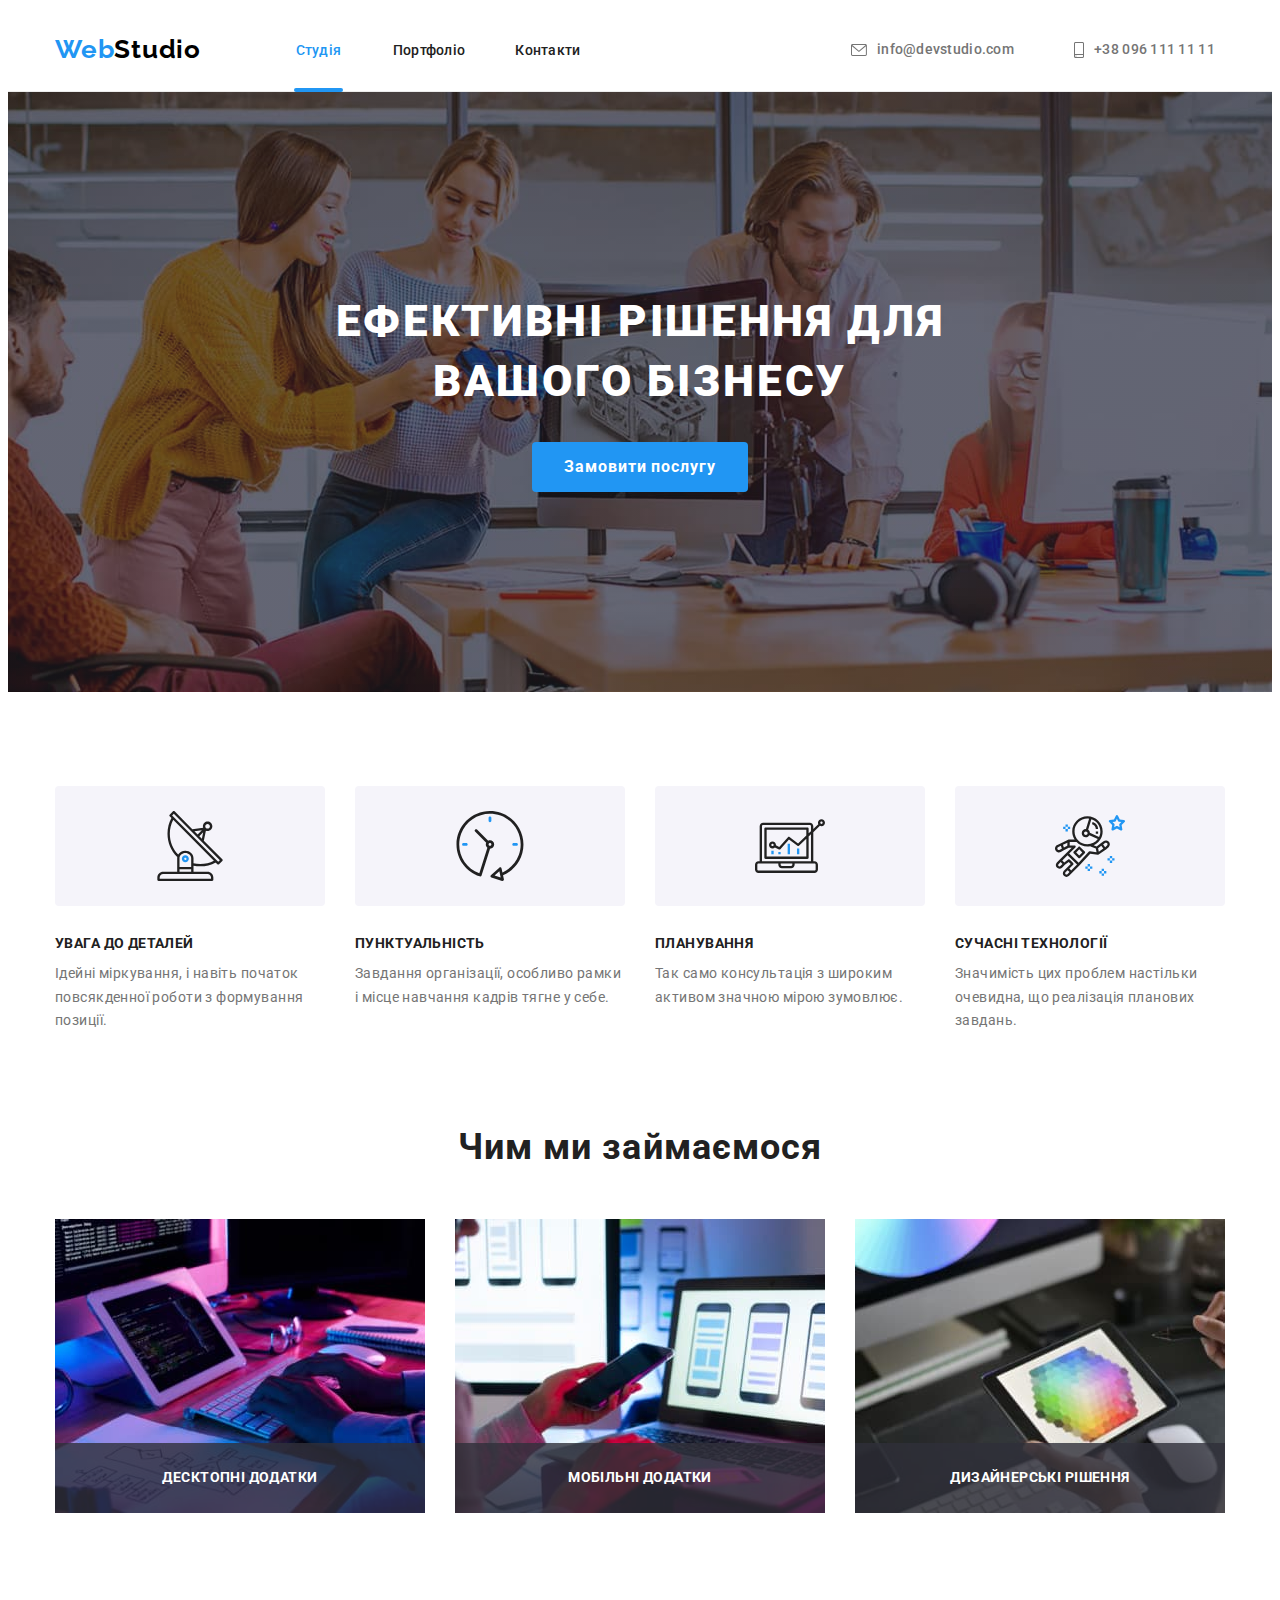
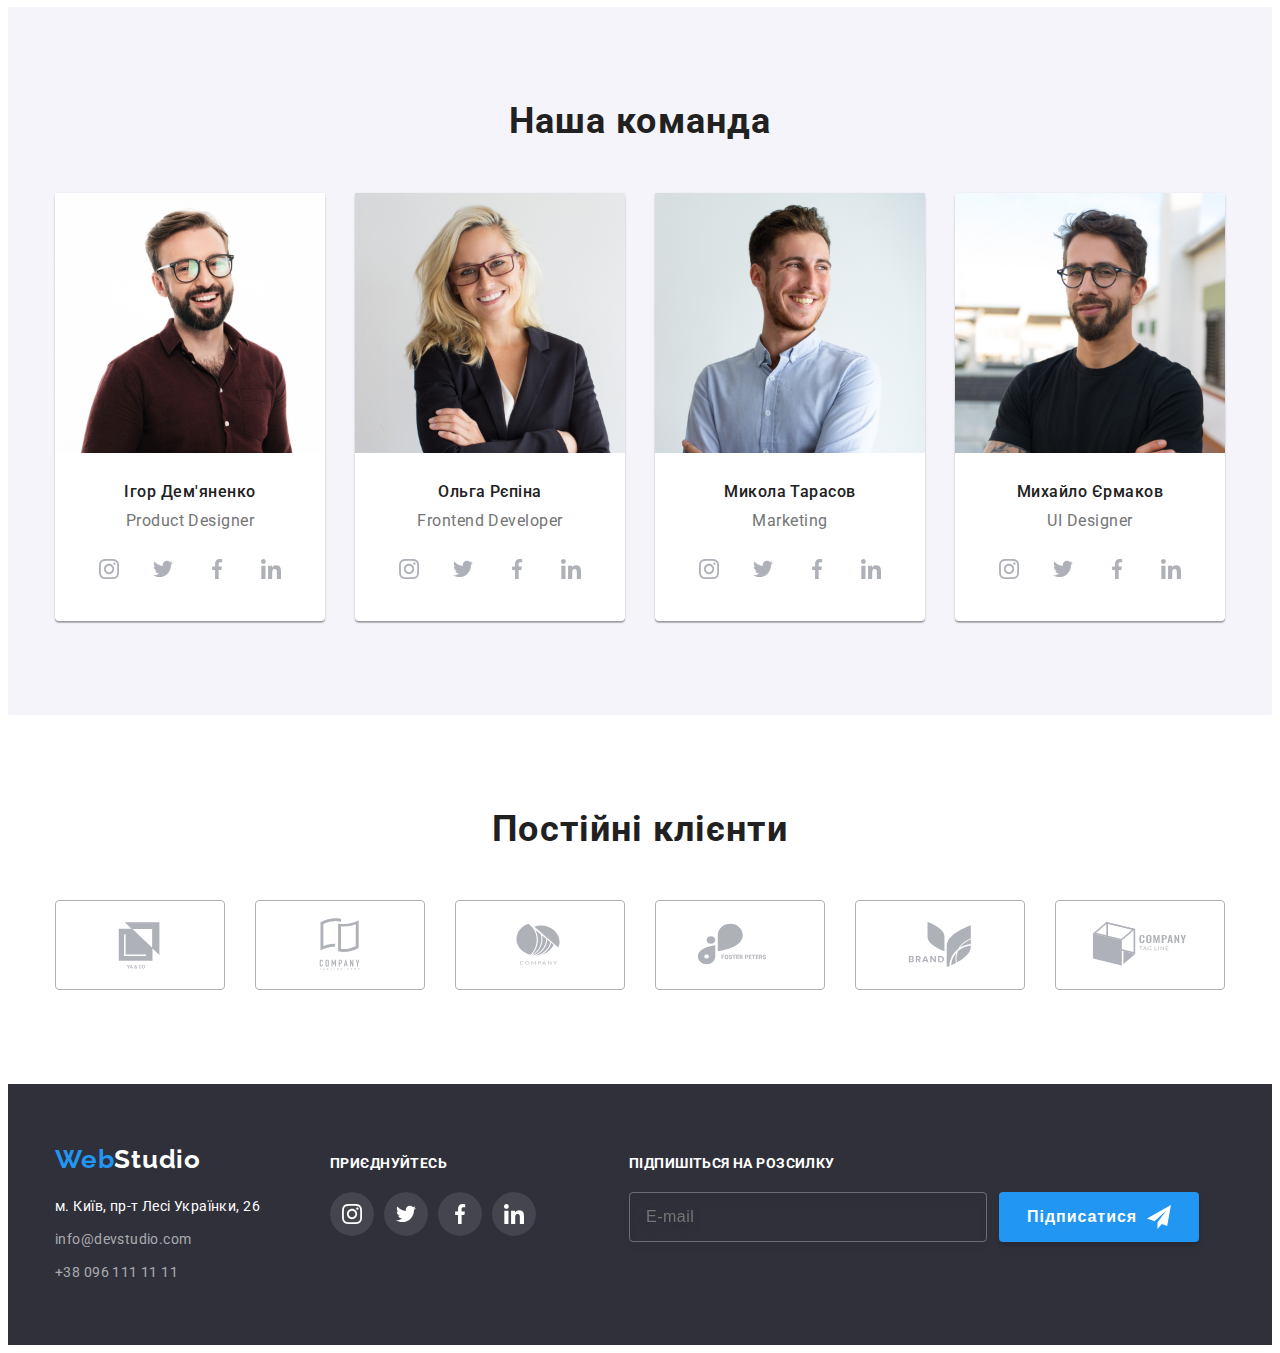
<file: index.html>
<!DOCTYPE html>
<html lang="en">
  <head>
    <meta charset="UTF-8" />
    <meta http-equiv="X-UA-Compatible" content="IE=edge" />
    <meta name="viewport" content="width=device-width, initial-scale=1.0" />
    <title>WebStudio</title>
    <link rel="preconnect" href="https://fonts.googleapis.com" />
    <link rel="preconnect" href="https://fonts.gstatic.com" crossorigin />
    <link
      href="https://fonts.googleapis.com/css2?family=Raleway:wght@700&family=Roboto:wght@400;500;700;900&display=swap"
      rel="stylesheet"
    />
    <link
      rel="stylesheet"
      href="https://cdnjs.cloudflare.com/ajax/libs/modern-normalize/1.1.0/modern-normalize.min.css"
      integrity="sha512-wpPYUAdjBVSE4KJnH1VR1HeZfpl1ub8YT/NKx4PuQ5NmX2tKuGu6U/JRp5y+Y8XG2tV+wKQpNHVUX03MfMFn9Q=="
      crossorigin="anonymous"
      referrerpolicy="no-referrer"
    />
    <link rel="stylesheet" href="./css/main.min.css" />
    <!-- <link rel="stylesheet" href="./css/styles.css" /> -->
  </head>
  <body class="body">
    <header class="header">
      <div class="container container-header">
        <a class="logo" href="index.html">
          <span class="logo__part">Web</span>Studio
        </a>
        <nav class="navigation">
          <ul class="navigation__list">
            <li class="navigation__item">
              <a class="navigation__link current" href="index.html">Студія</a>
            </li>
            <li class="navigation__item">
              <a class="navigation__link" href="portfolio.html">Портфоліо</a>
            </li>
            <li class="navigation__item">
              <a class="navigation__link" href="">Контакти</a>
            </li>
          </ul>
        </nav>
        <ul class="contact-header">
          <li class="contact-header__item">
            <a class="contact-header__link" href="mailto:info@devstudio.com"
              ><svg class="contact-header__icon" width="16" height="12">
                <use href="./img/symbol-defs.svg#icon-envelope"></use>
              </svg>info@devstudio.com</a
            >
          </li>
          <li class="contact-header__item">
            <a class="contact-header__link" href="tel:+380961111111"
              ><svg class="contact-header__icon" width="10" height="16">
                <use href="./img/symbol-defs.svg#icon-smartphone"></use>
              </svg>+38 096 111 11 11</a
            >
          </li>
        </ul>
      </div>
    </header>

    <main class="main">
      <section class="hero">
        <div class="container hero-container">
          <h1 class="hero-container__tagline">Ефективні рішення для вашого бізнесу</h1>
          <button class="hero-container__btn" data-modal-open type="button">Замовити послугу</button>
        </div>
      </section>

      <section class="peculiarities">
        <div class="container container-peculiarities">
          <ul class="peculiarities__list">
            <li class="peculiarities__item">
              <div class="peculiarities__icon">
                <svg width="70" height="70">
                  <use href="./img/symbol-defs.svg#icon-antenna"></use>
                </svg>
              </div>
              <h3 class="peculiarities__content">УВАГА ДО ДЕТАЛЕЙ</h3>
              <p class="peculiarities__description">
                Ідейні міркування, і навіть початок повсякденної роботи з
                формування позиції.
              </p>
            </li>
            <li class="peculiarities__item">
              <div class="peculiarities__icon">
                <svg width="70" height="70">
                  <use href="./img/symbol-defs.svg#icon-clock"></use>
                </svg>
              </div>
              <h3 class="peculiarities__content">ПУНКТУАЛЬНІСТЬ</h3>
              <p class="peculiarities__description">
                Завдання організації, особливо рамки і місце навчання кадрів
                тягне у себе.
              </p>
            </li>
            <li class="peculiarities__item">
              <div class="peculiarities__icon">
                <svg width="70" height="70">
                  <use href="./img/symbol-defs.svg#icon-diagram"></use>
                </svg>
              </div>
              <h3 class="peculiarities__content">ПЛАНУВАННЯ</h3>
              <p class="peculiarities__description">
                Так само консультація з широким активом значною мірою зумовлює.
              </p>
            </li>
            <li class="peculiarities__item">
              <div class="peculiarities__icon">
                <svg width="70" height="70">
                  <use href="./img/symbol-defs.svg#icon-astronaut"></use>
                </svg>
              </div>
              <h3 class="peculiarities__content">СУЧАСНІ ТЕХНОЛОГІЇ</h3>
              <p class="peculiarities__description">
                Значимість цих проблем настільки очевидна, що реалізація
                планових завдань.
              </p>
            </li>
          </ul>
        </div>
      </section>

      <section class="activity">
        <div class="container container-activity">
          <h2 class="activity__text">Чим ми займаємося</h2>
          <ul class="activity__list">
            <li class="activity__item">
              <img
                class="activity__img"
                src="./img/img.jpg"
                alt="Десктопні додатки"
                width="370"
              />
              <div class="activity__backdrop">
                <p class="activity__discription">Десктопні додатки</p>
              </div>
            </li>
            <li class="activity__item">
              <img
                class="activity__img"
                src="./img/img1.jpg"
                alt="Работа с графикой"
                width="370"
              />
              <div class="activity__backdrop">
                <p class="activity__discription">Мобільні додатки</p>
              </div>
            </li>
            <li class="activity__item">
              <img
                class="activity__img"
                src="./img/img2.jpg"
                alt="Работа с графикой"
                width="370"
              />
              <div class="activity__backdrop">
                <p class="activity__discription">Дизайнерські рішення</p>
              </div>
            </li>
          </ul>
        </div>
      </section>

      <section class="team">
        <div class="container container-team">
          <h2 class="team__tagline">Наша команда</h2>
          <ul class="team__list">
            <li class="team__item">
              <img
                class="team__img"
                src="./img/photo1.jpg"
                alt="Фото сотрудника"
                width="270"
              />
              <div class="team__member">
                <h3 class="team__name">Ігор Дем'яненко</h3>
                <p class="team__activity">Product Designer</p>
                <ul class="team__soc-list">
                  <li class="team__soc-item">
                    <a class="team__soc-link" href="">
                      <svg class="team__soc-icon" width="20" height="20">
                        <use href="./img/symbol-defs.svg#icon-instagram"></use>
                      </svg>
                    </a>
                  </li>
                  <li class="team__soc-item">
                    <a class="team__soc-link" href="">
                      <svg class="team__soc-icon" width="20" height="20">
                        <use href="./img/symbol-defs.svg#icon-twitter"></use>
                      </svg>
                    </a>
                  </li>
                  <li class="team__soc-item">
                    <a class="team__soc-link" href="">
                      <svg class="team__soc-icon width="20" height="20"">
                        <use href="./img/symbol-defs.svg#icon-facebook"></use>
                      </svg>
                    </a>
                  </li>
                  <li class="team__soc-item">
                    <a class="team__soc-link" href="">
                      <svg class="team__soc-icon" width="20" height="20">
                        <use href="./img/symbol-defs.svg#icon-linkedin"></use>
                      </svg>
                    </a>
                  </li>
                </ul>
              </div>
            </li>
            <li class="team__item">
              <img
                class="team__img"
                src="./img/photo2.jpg"
                alt="Фото сотрудника"
                width="270"
              />
              <div class="team__member">
                <h3 class="team__name">Ольга Рєпіна</h3>
                <p class="team__activity">Frontend Developer</p>
                <ul class="team__soc-list">
                  <li class="team__soc-item">
                    <a class="team__soc-link" href="">
                      <svg class="team__soc-icon" width="20" height="20">
                        <use href="./img/symbol-defs.svg#icon-instagram"></use>
                      </svg>
                    </a>
                  </li>
                  <li class="team__soc-item">
                    <a class="team__soc-link" href="">
                      <svg class="team__soc-icon" width="20" height="20">
                        <use href="./img/symbol-defs.svg#icon-twitter"></use>
                      </svg>
                    </a>
                  </li>
                  <li class="team__soc-item">
                    <a class="team__soc-link" href="">
                      <svg class="team__soc-icon width="20" height="20"">
                        <use href="./img/symbol-defs.svg#icon-facebook"></use>
                      </svg>
                    </a>
                  </li>
                  <li class="team__soc-item">
                    <a class="team__soc-link" href="">
                      <svg class="team__soc-icon" width="20" height="20">
                        <use href="./img/symbol-defs.svg#icon-linkedin"></use>
                      </svg>
                    </a>
                  </li>
                </ul>
              </div>
            </li>
            <li class="team__item">
              <img
                class="team__img"
                src="./img/photo3.jpg"
                alt="Фото сотрудника"
                width="270"
              />
              <div class="team__member">
                <h3 class="team__name">Микола Тарасов</h3>
                <p class="team__activity">Marketing</p>
                <ul class="team__soc-list">
                  <li class="team__soc-item">
                    <a class="team__soc-link" href="">
                      <svg class="team__soc-icon" width="20" height="20">
                        <use href="./img/symbol-defs.svg#icon-instagram"></use>
                      </svg>
                    </a>
                  </li>
                  <li class="team__soc-item">
                    <a class="team__soc-link" href="">
                      <svg class="team__soc-icon" width="20" height="20">
                        <use href="./img/symbol-defs.svg#icon-twitter"></use>
                      </svg>
                    </a>
                  </li>
                  <li class="team__soc-item">
                    <a class="team__soc-link" href="">
                      <svg class="team__soc-icon width="20" height="20"">
                        <use href="./img/symbol-defs.svg#icon-facebook"></use>
                      </svg>
                    </a>
                  </li>
                  <li class="team__soc-item">
                    <a class="team__soc-link" href="">
                      <svg class="team__soc-icon" width="20" height="20">
                        <use href="./img/symbol-defs.svg#icon-linkedin"></use>
                      </svg>
                    </a>
                  </li>
                </ul>
              </div>
            </li>
            <li class="team__item">
              <img
                class="team__img"
                src="./img/photo4.jpg"
                alt="Фото сотрудника"
                width="270"
              />
              <div class="team__member">
                <h3 class="team__name">Михайло Єрмаков</h3>
                <p class="team__activity">UI Designer</p>
                <ul class="team__soc-list">
                  <li class="team__soc-item">
                    <a class="team__soc-link" href="">
                      <svg class="team-soc-icon" width="20" height="20">
                        <use href="./img/symbol-defs.svg#icon-instagram"></use>
                      </svg>
                    </a>
                  </li>
                  <li class="team__soc-item">
                    <a class="team__soc-link" href="">
                      <svg class="team__soc-icon" width="20" height="20">
                        <use href="./img/symbol-defs.svg#icon-twitter"></use>
                      </svg>
                    </a>
                  </li>
                  <li class="team__soc-item">
                    <a class="team__soc-link" href="">
                      <svg class="team__soc-icon width="20" height="20"">
                        <use href="./img/symbol-defs.svg#icon-facebook"></use>
                      </svg>
                    </a>
                  </li>
                  <li class="team__soc-item">
                    <a class="team__soc-link" href="">
                      <svg class="team__soc-icon" width="20" height="20">
                        <use href="./img/symbol-defs.svg#icon-linkedin"></use>
                      </svg>
                    </a>
                  </li>
                </ul>
              </div>
            </li>
          </ul>
        </div>
      </section>

      <section class="client">
        <div class="container client-container">
          <h2 class="client__title">Постійні клієнти</h2>
          <ul class="client__list">
            <li class="client__item">
              <a class="client__link" href="">
                <svg class="client__icon" width="106" height="60">
                  <use href="./img/symbol-defs.svg#icon-Logo6"></use>
                </svg>
              </a>
            </li>
            <li class="client__item">
              <a class="client__link" href="">
                <svg class="client__icon" width="106" height="60">
                  <use href="./img/symbol-defs.svg#icon-Logo1"></use>
                </svg>
              </a>
            </li>
            <li class="client__item">
              <a class="client__link" href="">
                <svg class="client__icon" width="106" height="60">
                  <use href="./img/symbol-defs.svg#icon-Logo2"></use>
                </svg>
              </a>
            </li>
            <li class="client__item">
              <a class="client__link" href="">
                <svg class="client__icon" width="106" height="60">
                  <use href="./img/symbol-defs.svg#icon-Logo3"></use>
                </svg>
              </a>
            </li>
            <li class="client__item">
              <a class="client__link" href="">
                <svg class="client__icon" width="106" height="60">
                  <use href="./img/symbol-defs.svg#icon-Logo4"></use>
                </svg>
              </a>
            </li>
            <li class="client__item">
              <a class="client__link" href="">
                <svg class="client__icon" width="106" height="60">
                  <use href="./img/symbol-defs.svg#icon-Logo5"></use>
                </svg>
              </a>
            </li>
          </ul>
        </div>
      </section>
    </main>

    <footer class="footer">
      <div class="container container-footer">
        <div class="footer__logo-address">
          <a class="footer__logo" href="">
            <span class="footer__logo-part">Web</span>Studio
          </a>
          <address class="address">
            <ul class="address__list">
              <li class="address__item">
                <a class="address__map-place" href=""
                  >м. Київ, пр-т Лесі Українки, 26</a
                >
              </li>
              <li class="address__item">
                <a class="address__link" href="mailto:info@devstudio.com"
                  >info@devstudio.com</a
                >
              </li>
              <li class="address__item">
                <a class="address__link" href="tel:+380961111111"
                  >+38 096 111 11 11</a
                >
              </li>
            </ul>
          </address>
        </div>
        <div class="footer__soc">
          <h3 class="footer__soc-title">приєднуйтесь</h3>
          <ul class="footer__soc-list">
            <li class="footer__soc-item">
              <a class="footer__soc-link" href="">
                <svg class="footer__soc-icon" width="20" height="20">
                  <use href="./img/symbol-defs.svg#icon-instagram"></use>
                </svg>
              </a>
            </li>
            <li class="footer__soc-item">
              <a class="footer__soc-link" href="">
                <svg class="footer__soc-icon" width="20" height="20">
                  <use href="./img/symbol-defs.svg#icon-twitter"></use>
                </svg>
              </a>
            </li>
            <li class="footer__soc-item">
              <a class="footer__soc-link" href="">
                <svg class="footer__soc-icon" width="20" height="20">
                  <use href="./img/symbol-defs.svg#icon-facebook"></use>
                </svg>
              </a>
            </li>
            <li class="footer__soc-item">
              <a class="footer__soc-link" href="">
                <svg class="footer__soc-icon" width="20" height="20">
                  <use href="./img/symbol-defs.svg#icon-linkedin"></use>
                </svg>
              </a>
            </li>
          </ul>
        </div>
        <forma class="footer__form">
          <h3 class="footer__form-title">Підпишіться на розсилку</h3>
          <div class="footer__form-container">
            <input class="footer__form-input" type="email" name="email" placeholder="E-mail"/>
            <button class="footer__form-btn" type="submit">Підписатися
              <svg class="footer__form-icon" width="24" height="24">
              <use href="./img/symbol-defs.svg#icon-send-footer"></use>
              </svg>
            </button>
          </div>
        </forma>
        </div>
      </div>
    </footer>


    <div class="modal-backdrop is-hidden" data-modal>
      <div class="modal">
        <button class="modal__close-btn" data-modal-close type="button">
          <svg class="modal__close-icon" width="18" height="18">
            <use href="./img/symbol-defs.svg#icon-close-modal"></use>
          </svg>
        </button>
        <forma class="modal-form">
          <div class="modal-form-container">
            <h3 class="modal-form__title">Залиште свої дані, ми вам передзвонимо</h3>
            <label class="modal-form__label">Ім'я
              <span class="modal-form__box">
                <input class="modal-form__input" type="text" name="user-name">
                <svg class="modal-form__icon" width="18" height="18">
                  <use href="./img/symbol-defs.svg#icon-person-black"></use>
                </svg>
              </span>
            </label>
            <label class="modal-form__label">Телефон
              <span class="modal-form__box">
                <input class="modal-form__input" type="tel" name="user-tel">
                <svg class="modal-form__icon" width="18" height="18">
                  <use href="./img/symbol-defs.svg#icon-phone-black"></use>
                </svg>
              </span>
            </label>
            <label class="modal-form__label">Пошта
              <span class="modal-form__box">
                <input class="modal-form__input" type="email" name="user-email">
                <svg class="modal-form__icon" width="18" height="18">
                  <use href="./img/symbol-defs.svg#icon-email-black"></use>
                </svg>
              </span>
            </label>
            <label class="modal-form__label">Коментар
              <span class="modal-form__box">
                <textarea class="modal-form__input modal-form__textarea" name="user-coment" placeholder="Введіть текст"></textarea>
              </span>
            </label>
            <label class="modal-form__checkbox"> 
              <input class="modal-form__checkbox-input visually-hidden" type="checkbox" name="policy">
                Погоджуюся з розсилкою та приймаю <a class="modal-from__policy-link" href="">Умови договору</a>
              <span class="modal-from__checkbox-icon"></span>  
            </label>
          </div>
          <button class="modal-form__submit" type="submit">Відправити</button>
        </forma>
      </div>
    </div>


    <script src="./js/modal.js"></script>


  </body>
</html>
</file>
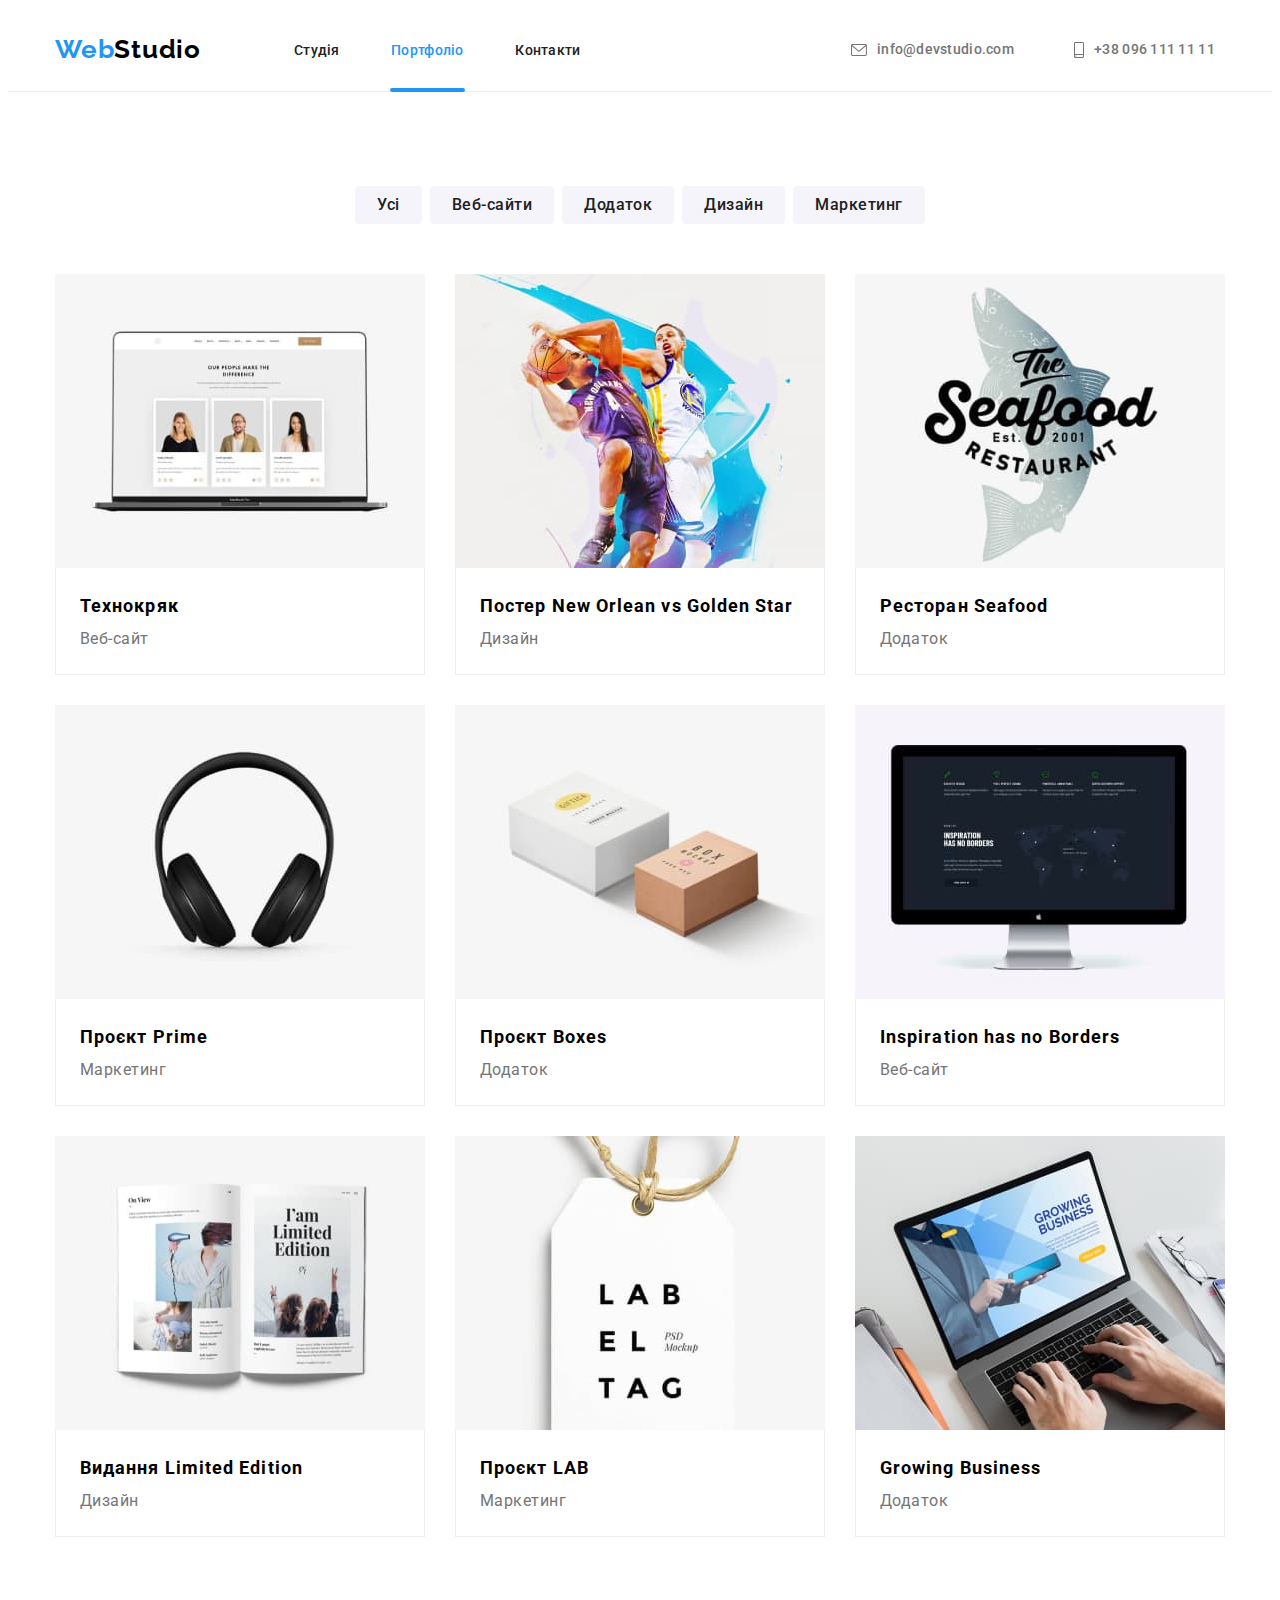
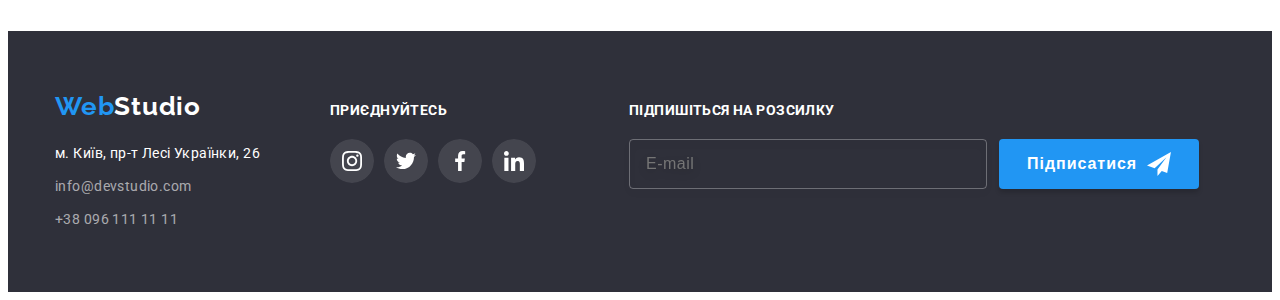
<file: portfolio.html>
<!DOCTYPE html>
<html lang="en">
  <head>
    <meta charset="UTF-8" />
    <meta http-equiv="X-UA-Compatible" content="IE=edge" />
    <meta name="viewport" content="width=device-width, initial-scale=1.0" />
    <title>Portfolio</title>
    <link rel="preconnect" href="https://fonts.googleapis.com" />
    <link rel="preconnect" href="https://fonts.gstatic.com" crossorigin />
    <link
      href="https://fonts.googleapis.com/css2?family=Raleway:wght@700&family=Roboto:wght@400;500;700;900&display=swap"
      rel="stylesheet"
    />
    <link
      rel="stylesheet"
      href="https://cdnjs.cloudflare.com/ajax/libs/modern-normalize/1.1.0/modern-normalize.min.css"
      integrity="sha512-wpPYUAdjBVSE4KJnH1VR1HeZfpl1ub8YT/NKx4PuQ5NmX2tKuGu6U/JRp5y+Y8XG2tV+wKQpNHVUX03MfMFn9Q=="
      crossorigin="anonymous"
      referrerpolicy="no-referrer"
    />
    <link rel="stylesheet" href="./css/main.min.css" />
    <!-- <link rel="stylesheet" href="./css/styles.css" /> -->
  </head>
  <body class="body">
    <header class="header header-portfolio">
      <div class="container container-header">
        <a class="logo" href="index.html">
          <span class="logo__part">Web</span>Studio
        </a>
        <nav class="navigation">
          <ul class="navigation__list">
            <li class="navigation__item">
              <a class="navigation__link" href="index.html">Студія</a>
            </li>
            <li class="navigation__item">
              <a class="navigation__link current" href="portfolio.html">Портфоліо</a>
            </li>
            <li class="navigation__item">
              <a class="navigation__link" href="">Контакти</a>
            </li>
          </ul>
        </nav>
        <ul class="contact-header">
          <li class="contact-header__item">
            <a class="contact-header__link" href="mailto:info@devstudio.com"
              ><svg class="contact-header__icon" width="16" height="12">
                <use href="./img/symbol-defs.svg#icon-envelope"></use>
              </svg>info@devstudio.com</a
            >
          </li>
          <li class="contact-header__item">
            <a class="contact-header__link" href="tel:+380961111111"
              ><svg class="contact-header__icon" width="10" height="16">
                <use href="./img/symbol-defs.svg#icon-smartphone"></use>
              </svg>+38 096 111 11 11</a
            >
          </li>
        </ul>
      </div>
    </header>

    <main class="main">
      <section class="portfolio-hero">
        <div class="container container-portfolio">
          <ul class="filter">
            <li class="filter__list-item-btn">
              <button class="filter__btn" type="button">Усі</button>
            </li>
            <li class="filter__list-item-btn">
              <button class="filter__btn" type="button">Веб-сайти</button>
            </li>
            <li class="filter__list-item-btn">
              <button class="filter__btn" type="button">Додаток</button>
            </li>
            <li class="filter__list-item-btn">
              <button class="filter__btn" type="button">Дизайн</button>
            </li>
            <li class="filter__list-item-btn">
              <button class="filter__btn" type="button">Маркетинг</button>
            </li>
          </ul>
          <ul class="card">
            <li class="card__item">
              <a class="card__link" href="">
                <div class="card__overlay">
                  <img
                    class="card__img"
                    src="./img/portfolio_img.jpg"
                    alt="laptop with website"
                    width="370"
                    height="294"
                  />
                  <p class="card__overlay-discription">Ресурс пропонує комплексні пропозиції з різним рівнем функціоналу та сервісів. Все це дозволить відвідувачу отримати вичерпні відомості про компанію чи приватну особу.</p>
                </div>

                <div class="card__content">
                  <h3 class="card__project">Технокряк</h3>
                  <p class="card__project-description">Веб-сайт</p>
                </div>
              </a>  
            </li>
            <li class="card__item">
              <a class="card__link" href="">
                <div class="card__overlay">
                  <img
                    class="card__img"
                    src="./img/portfolio_img1.jpg"
                    alt="two basketball player"
                    width="370"
                    height="294"
                  />
                  <p class="card__overlay-discription">Ресурс пропонує комплексні пропозиції з різним рівнем функціоналу та сервісів. Все це дозволить відвідувачу отримати вичерпні відомості про компанію чи приватну особу.</p>
                </div>

                <div class="card__content">
                  <h3 class="card__project">Постер New Orlean vs Golden Star</h3>
                  <p class="card__project-description">Дизайн</p>
                </div>
              </a>
            </li>
            <li class="card__item">
              <a class="card__link" href="">
                <div class="card__overlay">
                  <img
                    class="card__img"
                    src="./img/portfolio_img2.jpg"
                    alt="restaurant logo"
                    width="370"
                    height="294"
                  />
                  <p class="card__overlay-discription">Ресурс пропонує комплексні пропозиції з різним рівнем функціоналу та сервісів. Все це дозволить відвідувачу отримати вичерпні відомості про компанію чи приватну особу.</p>
                </div>

                <div class="card__content">
                  <h3 class="card__project">Ресторан Seafood</h3>
                  <p class="card__project-description">Додаток</p>
                </div>
              </a>
            </li>
            <li class="card__item">
              <a class="card__link" href="">
                <div class="card__overlay">
                  <img
                    class="card__img"
                    src="./img/portfolio_img3.jpg"
                    alt="black headphones"
                    width="370"
                    height="294"
                  />
                  <p class="card__overlay-discription">Ресурс пропонує комплексні пропозиції з різним рівнем функціоналу та сервісів. Все це дозволить відвідувачу отримати вичерпні відомості про компанію чи приватну особу.</p>
                </div>

                <div class="card__content">
                  <h3 class="card__project">Проєкт Prime</h3>
                  <p class="card__project-description">Маркетинг</p>
                </div>
              </a>
            </li>
            <li class="card__item">
              <a class="card__link" href="">
                <div class="card__overlay">
                  <img
                    class="card__img"
                    src="./img/portfolio_img4.jpg"
                    alt="two boxes one white one black"
                    width="370"
                    height="294"
                  />
                  <p class="card__overlay-discription">Ресурс пропонує комплексні пропозиції з різним рівнем функціоналу та сервісів. Все це дозволить відвідувачу отримати вичерпні відомості про компанію чи приватну особу.</p>
                </div>

                <div class="card__content">
                  <h3 class="card__project">Проєкт Boxes</h3>
                  <p class="card__project-description">Додаток</p>
                </div>
              </a>
            </li>
            <li class="card__item">
              <a class="card__link" href="">
                <div class="card__overlay">
                  <img
                    class="card__img"
                    src="./img/portfolio_img5.jpg"
                    alt="monitor"
                    width="370"
                    height="294"
                  />
                  <p class="card__overlay-discription">Ресурс пропонує комплексні пропозиції з різним рівнем функціоналу та сервісів. Все це дозволить відвідувачу отримати вичерпні відомості про компанію чи приватну особу.</p>
                </div>

                <div class="card__content">
                  <h3 class="card__project">Inspiration has no Borders</h3>
                  <p class="card__project-description">Веб-сайт</p>
                </div>
              </a>
            </li>
            <li class="card__item">
              <a class="card__link" href="">
                <div class="card__overlay">
                  <img
                    class="card__img"
                    src="./img/portfolio_img6.jpg"
                    alt="magazine"
                    width="370"
                    height="294"
                  />
                  <p class="card__overlay-discription">Ресурс пропонує комплексні пропозиції з різним рівнем функціоналу та сервісів. Все це дозволить відвідувачу отримати вичерпні відомості про компанію чи приватну особу.</p>
                </div>

                <div class="card__content">
                  <h3 class="card__project">Видання Limited Edition</h3>
                  <p class="card__project-description">Дизайн</p>
                </div>
              </a>
            </li>
            <li class="card__item">
              <a class="card__link" href="">
                <div class="card__overlay">
                  <img
                    class="card__img"
                    src="./img/portfolio_img7.jpg"
                    alt="token with the name lab"
                    width="370"
                    height="294"
                  />
                  <p class="card__overlay-discription">Ресурс пропонує комплексні пропозиції з різним рівнем функціоналу та сервісів. Все це дозволить відвідувачу отримати вичерпні відомості про компанію чи приватну особу.</p>
                </div>

                <div class="card__content">
                  <h3 class="card__project">Проєкт LAB</h3>
                  <p class="card__project-description">Маркетинг</p>
                </div>
              </a>
            </li>
            <li class="card__item">
              <a class="card__link" href="">
                <div class="card__overlay">
                  <img
                    class="card__img"
                    src="./img/portfolio_img8.jpg"
                    alt="man working on laptop"
                    width="370"
                    height="294"
                  />
                  <p class="card__overlay-discription">Ресурс пропонує комплексні пропозиції з різним рівнем функціоналу та сервісів. Все це дозволить відвідувачу отримати вичерпні відомості про компанію чи приватну особу.</p>
                </div>

                <div class="card__content">
                  <h3 class="card__project">Growing Business</h3>
                  <p class="card__project-description">Додаток</p>
                </div>
              </a>
            </li>
          </ul>
        </div>
      </section>
    </main>

    <footer class="footer">
      <div class="container container-footer">
        <div class="footer__logo-address">
          <a class="footer__logo" href="">
            <span class="footer__logo-part">Web</span>Studio
          </a>
          <address class="address">
            <ul class="address__list">
              <li class="address__item">
                <a class="address__map-place" href=""
                  >м. Київ, пр-т Лесі Українки, 26</a
                >
              </li>
              <li class="address__item">
                <a class="address__link" href="mailto:info@devstudio.com"
                  >info@devstudio.com</a
                >
              </li>
              <li class="address__item">
                <a class="address__link" href="tel:+380961111111"
                  >+38 096 111 11 11</a
                >
              </li>
            </ul>
          </address>
        </div>
        <div class="footer__soc">
          <h3 class="footer__soc-title">приєднуйтесь</h3>
          <ul class="footer__soc-list">
            <li class="footer__soc-item">
              <a class="footer__soc-link" href="">
                <svg class="footer__soc-icon" width="20" height="20">
                  <use href="./img/symbol-defs.svg#icon-instagram"></use>
                </svg>
              </a>
            </li>
            <li class="footer__soc-item">
              <a class="footer__soc-link" href="">
                <svg class="footer__soc-icon" width="20" height="20">
                  <use href="./img/symbol-defs.svg#icon-twitter"></use>
                </svg>
              </a>
            </li>
            <li class="footer__soc-item">
              <a class="footer__soc-link" href="">
                <svg class="footer__soc-icon" width="20" height="20">
                  <use href="./img/symbol-defs.svg#icon-facebook"></use>
                </svg>
              </a>
            </li>
            <li class="footer__soc-item">
              <a class="footer__soc-link" href="">
                <svg class="footer__soc-icon" width="20" height="20">
                  <use href="./img/symbol-defs.svg#icon-linkedin"></use>
                </svg>
              </a>
            </li>
          </ul>
        </div>
        <forma class="footer__form">
          <h3 class="footer__form-title">Підпишіться на розсилку</h3>
          <div class="footer__form-container">
            <input class="footer__form-input" type="email" name="email" placeholder="E-mail"/>
            <button class="footer__form-btn" type="submit">Підписатися
              <svg class="footer__form-icon" width="24" height="24">
              <use href="./img/symbol-defs.svg#icon-send-footer"></use>
              </svg>
            </button>
          </div>
        </forma>
        </div>
      </div>
    </footer>
  </body>
</html>
</file>
<file: css/styles.css>
*,
*::before,
*::after {
  box-sizing: border-box;
}

p,
h1,
h2,
h3,
h4,
h5,
h6 {
  margin: 0;
}

ul,
ol {
  margin: 0;
  padding-left: 0;
  list-style: none;
}

button {
  cursor: pointer;
}

a {
  color: currentColor;
  text-decoration: none;
}

address {
  font-style: normal;
}

:root {
  --logo-focus-hover-color: #2196f3;
  --title-color: #212121;
  --title-logo-font-weight: 700;
  --distance-top-bottom-section: 94px;
  --animation-hover-text: color 250ms cubic-bezier(0.4, 0, 0.2, 1);
  --animation-hover-bg: background-color 250ms cubic-bezier(0.4, 0, 0.2, 1);
}

.body {
  font-family: "roboto", sans-serif;
  background: #ffffff;
}

.header-index {
  position: relative;
  border-bottom: 1px solid #ececec;
}

.container {
  width: 1200px;
  padding-left: 15px;
  padding-right: 15px;
  margin: 0 auto;
}

.container-header {
  display: flex;
  align-items: center;
}

.header-navigation {
  display: flex;
  align-items: center;
}

.index-header-list {
  display: flex;
  gap: 50px;
}

.contact-header-list {
  margin-left: auto;
}

.container-header-contact {
  margin-left: auto;
}

.header-portfolio {
  border-bottom: 1px solid #ececec;
}

.link-logo,
.footer-logo {
  font-family: "raleway", sans-serif;
  font-style: normal;
  font-weight: var(--title-logo-font-weight);
  font-size: 26px;
  line-height: 1.19;
  letter-spacing: 0.03em;
  color: black;
  text-decoration: none;
  transition: var(--animation-hover-focus);
}

.link-logo {
  margin-right: 93px;
}

.web {
  color: var(--logo-focus-hover-color);
}

.link-logo:focus {
  color: var(--logo-focus-hover-color);
}

.index-header-item {
  padding: 32px 0;
}

.contact-header-item {
  display: flex;
  min-width: 161px;
}

.index-header-item {
  position: relative;
}

.navigation-link {
  color: #212121;
  transition: var(--animation-hover-focus);
}

.current::after {
  content: "";
  width: 100%;
  height: 4px;
  border-radius: 2px;
  background: var(--logo-focus-hover-color);

  position: absolute;
  bottom: -1px;
  left: 0;

  pointer-events: none;
}

.current {
  padding: 0px 1.5px;
  color: var(--logo-focus-hover-color);
}

.navigation-link,
.contact-link {
  font-weight: 500;
  font-size: 14px;
  line-height: 1.14;
  letter-spacing: 0.02em;
  text-decoration: none;
}

.header-icon {
  margin-right: 10px;
  fill: currentColor;
}

.contact-link {
  display: flex;
  justify-content: center;
  align-items: center;
  width: 100%;
  color: #757575;
  text-decoration: none;
  transition: var(--animation-hover-focus);
}

.navigation-link:hover,
.navigation-link:focus,
.contact-link:hover,
.contact-link:focus {
  color: var(--logo-focus-hover-color);
}

.index-hero {
  max-width: 1600px;
  margin: 0 auto;
  padding: 200px 0;
  background-color: #c4c4c4;
  background-image: linear-gradient(
      rgba(47, 48, 58, 0.4),
      rgba(47, 48, 58, 0.4)
    ),
    url(../img/index-hero-bg.jpg);
  background-repeat: no-repeat;
  background-position: center;
  background-size: cover;
}

.container-hero {
  display: flex;
  align-items: center;
  flex-direction: column;
}

.index-tagline {
  font-weight: 900;
  font-size: 44px;
  line-height: 1.36;
  letter-spacing: 0.06em;
  text-transform: uppercase;
  color: #ffffff;
  width: 696px;
  text-align: center;
  margin-bottom: 30px;
}

.index-btn {
  font-family: "roboto", sans-serif;
  font-weight: var(--title-logo-font-weight);
  font-size: 16px;
  line-height: 1.88;
  color: #ffffff;
  background: var(--logo-focus-hover-color);
  cursor: pointer;
  min-width: 216px;
  height: 50px;
  border: 0px;
  border-radius: 4px;
  letter-spacing: 0.06em;
  transition: background 250ms cubic-bezier(0.4, 0, 0.2, 1);
}

.index-btn:hover,
.index-btn:focus {
  background: #188ce8;
}

.index-peculiarities {
  padding-top: var(--distance-top-bottom-section);
}

.container-index-peculiarities {
  display: flex;
}

.index-hero-list {
  display: flex;
  gap: 30px;
}

.index-list-item {
  width: 270px;
}

.peculiarities-icon {
  width: 270px;
  height: 120px;
  background: #f5f4fa;
  border-radius: 4px;
  margin-bottom: 30px;
  display: flex;
  justify-content: center;
  align-items: center;
}

.index-content {
  font-weight: var(--title-logo-font-weight);
  font-size: 14px;
  line-height: 1.14;
  letter-spacing: 0.03em;
  text-transform: uppercase;
  color: var(--title-color);
  margin-bottom: 10px;
}

.index-description {
  font-size: 14px;
  line-height: 1.71;
  letter-spacing: 0.03em;
  color: #757575;
}

.activity {
  padding-top: var(--distance-top-bottom-section);
  padding-bottom: var(--distance-top-bottom-section);
}

.activity-text,
.team-tagline {
  font-weight: var(--title-logo-font-weight);
  font-size: 36px;
  line-height: 1.16;
  text-align: center;
  letter-spacing: 0.03em;
  color: var(--title-color);
  margin-bottom: 50px;
}

.index-list-activity {
  display: flex;
  gap: 30px;
}

.activity-item {
  position: relative;
}

.activity-backdrop {
  position: absolute;
  bottom: 0;

  display: flex;
  justify-content: center;
  align-items: center;

  width: 100%;
  padding: 27px 0;
  background: rgba(47, 48, 58, 0.8);
}

.img {
  display: block;
  max-width: 100%;
  height: auto;
}

.activity-item-discription {
  font-weight: 700;
  font-size: 14px;
  line-height: 1.14;
  text-align: center;
  letter-spacing: 0.03em;
  text-transform: uppercase;
  color: #ffffff;
}

.team {
  padding-top: var(--distance-top-bottom-section);
  padding-bottom: var(--distance-top-bottom-section);
  background: #f5f4fa;
}

.index-list-team {
  display: flex;
  gap: 30px;
}

.team-item {
  width: 270px;
  background: #ffffff;
  border-radius: 4px;
  box-shadow: 0px 1px 3px rgba(0, 0, 0, 0.12), 0px 1px 1px rgba(0, 0, 0, 0.14),
    0px 2px 1px rgba(0, 0, 0, 0.2);
}

.team-item:last-child {
  margin-right: 0px;
}

.team-container-name {
  text-align: center;
  padding-top: 30px;
  padding-bottom: 30px;
}

.team-tagline {
  margin-bottom: 50px;
}

.team-name {
  font-weight: 500;
  font-size: 16px;
  line-height: 1.18;
  text-align: center;
  letter-spacing: 0.03em;
  color: var(--title-color);
  margin-bottom: 10px;
}

.team-activity {
  font-size: 16px;
  line-height: 1.18;
  text-align: center;
  letter-spacing: 0.03em;
  color: #757575;
  margin-bottom: 16px;
}

.team-soc-list {
  display: flex;
  gap: 10px;
  justify-content: center;
}

.team-soc-item {
  display: flex;
  justify-content: center;
  align-items: center;
}

.team-soc-link {
  display: flex;
  justify-content: center;
  align-items: center;
  width: 44px;
  height: 44px;
  border-radius: 50%;
  fill: #afb1b8;
  transition: var(--animation-hover-bg), fill 250ms cubic-bezier(0.4, 0, 0.2, 1);
}

.team-soc-link:hover,
.team-soc-link:focus {
  background-color: var(--logo-focus-hover-color);
  fill: #ffffff;
}

.client {
  padding-top: var(--distance-top-bottom-section);
  padding-bottom: var(--distance-top-bottom-section);
}

.portfolio-hero {
  padding-top: var(--distance-top-bottom-section);
  padding-bottom: var(--distance-top-bottom-section);
}

.client-container {
  text-align: center;
}

.client-title {
  font-weight: 700;
  font-size: 36px;
  line-height: 1.16;
  text-align: center;
  letter-spacing: 0.03em;
  color: #212121;
}

.client-list {
  display: flex;
  justify-content: center;
  gap: 30px;
  margin-top: 50px;
}

.client-item {
  display: flex;
  justify-content: center;
  align-items: center;
}

.client-soc-link {
  display: flex;
  justify-content: center;
  align-items: center;
  fill: #afb1b8;
  width: 170px;
  height: 90px;
  border: 1px solid #afb1b8;
  border-radius: 4px;
  transition: fill 250ms cubic-bezier(0.4, 0, 0.2, 1),
    border 250ms cubic-bezier(0.4, 0, 0.2, 1);
}

.client-soc-link:hover,
.client-soc-link:focus {
  fill: var(--logo-focus-hover-color);
  border: 1px solid var(--logo-focus-hover-color);
}

.portfolio-list {
  display: flex;
  list-style: none;
}

.portfolio-list-btn {
  display: flex;
  justify-content: center;
}

.portfolio-list-card {
  flex-wrap: wrap;
  gap: 30px;
}

.portfolio-list-btn-item {
  margin-right: 8px;
  margin-bottom: 50px;
}

.filter-btn {
  font-family: "roboto", sans-serif;
  font-weight: 500;
  font-size: 16px;
  line-height: 1.62;
  text-align: center;
  letter-spacing: 0.03em;
  background-color: #f5f4fa;
  color: #212121;
  cursor: pointer;
  padding: 6px 22px;
  border: 0px;
  border-radius: 4px;
  transition: var(--animation-hover-text), var(--animation-hover-bg),
    box-shadow 250ms cubic-bezier(0.4, 0, 0.2, 1);
}

.filter-btn:last-child {
  margin-right: 0px;
}

.filter-btn:hover,
.filter-btn:focus {
  color: #ffffff;
  background: var(--logo-focus-hover-color);
  box-shadow: 0px 3px 1px rgba(0, 0, 0, 0.1), 0px 1px 2px rgba(0, 0, 0, 0.08),
    0px 2px 2px rgba(0, 0, 0, 0.12);
}

.portfolio-hero-item {
  display: block;
  width: 370px;
  position: relative;
}

.portfolio-overlay {
  position: relative;
  overflow: hidden;
}

.portfolio-overlay-discription {
  position: absolute;
  top: 0;
  left: 0;
  font-size: 18px;
  line-height: 1.56;
  letter-spacing: 0.03em;
  color: #ffffff;
  background-color: rgba(33, 150, 243, 0.9);
  padding: 63px 24px;
  height: 100%;
  transform: translateY(100%);
  transition: transform 250ms cubic-bezier(0.4, 0, 0.2, 1);
}

.portfolio-card-link:hover .portfolio-overlay-discription {
  transform: translateY(0);
}

.portfolio-card-link {
  display: block;
  transition: box-shadow 250ms cubic-bezier(0.4, 0, 0.2, 1);
}

.portfolio-card-link:hover,
.portfolio-card-link:focus {
  box-shadow: 0px 1px 1px rgba(0, 0, 0, 0.12), 0px 4px 4px rgba(0, 0, 0, 0.06),
    1px 4px 6px rgba(0, 0, 0, 0.16);
}

.hero-content-portfolio {
  display: flex;
  flex-direction: column;
  padding: 20px 24px;
  border-right: 1px solid #eeeeee;
  border-left: 1px solid #eeeeee;
  border-bottom: 1px solid #eeeeee;
}

.hero-content {
  font-weight: var(--title-logo-font-weight);
  font-size: 18px;
  line-height: 2;
  letter-spacing: 0.06em;
}

.hero-description {
  font-size: 16px;
  line-height: 1.88;
  letter-spacing: 0.03em;
  color: #757575;
}

.address {
  padding-top: 20px;
  max-width: 231px;
}

.footer-logo {
  min-width: 145px;
  color: #ffffff;
}

.footer-item:not(:last-child) {
  margin-bottom: 9px;
}

.web-footer {
  color: var(--logo-focus-hover-color);
}

.footer-logo:focus {
  color: var(--logo-focus-hover-color);
}

.footer-address,
.footer-link {
  font-family: "roboto", sans-serif;
  font-style: normal;
  font-size: 14px;
  line-height: 1.71;
  letter-spacing: 0.03em;
  color: #ffffff;
  text-decoration: none;
}

.footer-link {
  color: rgba(255, 255, 255, 0.6);
}

.footer {
  padding-top: 60px;
  padding-bottom: 60px;
  background: #2f303a;
}

.container-footer {
  display: flex;
  align-items: baseline;
}

.container-footer-soc {
  min-width: 206px;
  height: 80px;
  margin-left: 70px;
  margin-right: 93px;
}

.footer-soc-title {
  font-weight: 700;
  font-size: 14px;
  line-height: 1.14;
  letter-spacing: 0.03em;
  text-transform: uppercase;
  color: #ffffff;
  margin-bottom: 20px;
}

.footer-soc-list {
  display: flex;
  gap: 10px;
}

.footer-soc-link {
  display: flex;
  justify-content: center;
  align-items: center;
  width: 44px;
  height: 44px;
  border-radius: 50%;
  fill: #ffffff;
  background-image: url(../img/footer-bg-icon.svg);
  transition: var(--animation-hover-bg), fill 250ms cubic-bezier(0.4, 0, 0.2, 1);
}

.footer-soc-link:hover,
.footer-soc-link:focus {
  background-color: var(--logo-focus-hover-color);
  fill: #ffffff;
}

.container-footer-form {
  display: flex;
  min-width: 570px;
  height: 86px;
}

.form-footer-title {
  font-weight: 700;
  font-size: 14px;
  line-height: 1.14;
  letter-spacing: 0.03em;
  text-transform: uppercase;
  color: #ffffff;
  margin-bottom: 20px;
}

.form-footer-input {
  font-size: 16px;
  line-height: 1.25;
  letter-spacing: 0.03em;
  color: rgba(255, 255, 255, 0.6);
  background: inherit;
  border: 1px solid rgba(255, 255, 255, 0.3);
  filter: drop-shadow(0px 4px 4px rgba(0, 0, 0, 0.15));
  border-radius: 4px;
  width: 358px;
  height: 50px;
  margin-right: 12px;
  padding: 15px 0px 15px 16px;
}

.form-footer-btn {
  display: flex;
  gap: 10px;
  justify-content: center;
  align-items: center;
  padding: 10px 28px;
  width: 200px;
  height: 50px;
  background: var(--logo-focus-hover-color);
  box-shadow: 0px 4px 4px rgba(0, 0, 0, 0.15);
  transition: background 250ms cubic-bezier(0.4, 0, 0.2, 1);
  border-radius: 4px;
  border: 0;

  font-weight: 700;
  font-size: 16px;
  line-height: 1.88;
  letter-spacing: 0.06em;
  color: #ffffff;
}

.footer-icon-send {
  fill: #ffffff;
}

.form-footer-btn:hover,
.form-footer-btn:focus {
  background: #188ce8;
}

.backdrop-index-hero {
  position: fixed;
  top: 0;
  width: 100%;
  height: 100%;
  background: rgba(0, 0, 0, 0.2);
  transition: opacity 250ms cubic-bezier(0.4, 0, 0.2, 1),
    visibility 250ms cubic-bezier(0.4, 0, 0.2, 1);
}

.is-hidden {
  opacity: 0;
  visibility: 0;
  pointer-events: none;
}

.modal-index-hero {
  position: absolute;
  top: 50%;
  left: 50%;
  width: 528px;
  min-height: 581px;
  background: #ffffff;
  box-shadow: 0px 1px 3px rgba(0, 0, 0, 0.12), 0px 1px 1px rgba(0, 0, 0, 0.14),
    0px 2px 1px rgba(0, 0, 0, 0.2);
  border-radius: 4px;
  transform: translate(-50%, -50%) scale(1);
  transition: transform 250ms cubic-bezier(0.4, 0, 0.2, 1);
}

.backdrop-index-hero.is-hidden .modal-index-hero {
  transform: translate(-50%, -50%) scale(0);
}

.modal-close-btn {
  position: absolute;
  top: 8px;
  right: 8px;
  display: flex;
  justify-content: center;
  align-items: center;
  cursor: pointer;
  width: 30px;
  height: 30px;
  padding: 0;
  background: #ffffff;
  border: 1px solid rgba(0, 0, 0, 0.1);
  border-radius: 50%;
  transition: fill 250ms cubic-bezier(0.4, 0, 0.2, 1);
}

.modal-close-btn:hover,
.modal-close-btn:focus {
  fill: var(--logo-focus-hover-color);
}

.modal-form {
  display: flex;
  flex-direction: column;
  align-items: center;
}

.modal-form-container {
  margin: 40px 40px 30px 40px;
}

.modal-form-title {
  font-weight: 700;
  font-size: 20px;
  line-height: 1.15;
  text-align: center;
  letter-spacing: 0.03em;
  color: #212121;
  margin-bottom: 12px;
}

.modal-form-label {
  display: block;
  font-size: 12px;
  line-height: 1.16;
  letter-spacing: 0.01em;
  color: #757575;
  position: relative;
}

.modal-form-input {
  display: inline-block;
  width: 448px;
  height: 40px;
  border: 1px solid rgba(33, 33, 33, 0.2);
  border-radius: 4px;
  padding: 0px 0px 0px 42px;
  transition: border-color 250ms cubic-bezier(0.4, 0, 0.2, 1);
  outline: none;
}

.modal-form-input:focus-within {
  border-color: var(--logo-focus-hover-color);
}

.modal-form-input:focus-within + .modal-form-icon {
  fill: var(--logo-focus-hover-color);
}

.modal-form-box {
  position: relative;
  display: block;
  margin-bottom: 10px;
  margin-top: 4px;
}

.modal-form-icon {
  position: absolute;
  top: 50%;
  left: 12px;
  transform: translateY(-50%);
  fill: #212121;
  transition: fill 250ms cubic-bezier(0.4, 0, 0.2, 1);
}

.modal-textarea-field {
  height: 120px;
  resize: none;
  font-size: 12px;
  line-height: 1.16;
  letter-spacing: 0.01em;
  color: rgba(117, 117, 117, 0.5);
  margin-bottom: 20px;
  padding: 12px 16px;
}

.modal-form-checkbox {
  position: relative;
  display: inline-block;
  font-size: 14px;
  line-height: 1.71;
  letter-spacing: 0.03em;
  color: #757575;
  padding-left: 36px;
}

.visually-hidden {
  position: absolute;
  width: 1px;
  height: 1px;
  margin: -1px;
  border: 0;
  padding: 0;

  white-space: nowrap;
  clip-path: inset(100%);
  clip: rect(0 0 0 0);
  overflow: hidden;
}

.modal-checkbox-icon {
  position: absolute;
  top: 0;
  left: 0;
  align-items: center;
  width: 16px;
  height: 15px;
  border: 2px solid #212121;
  border-radius: 4px;
  margin-left: 12px;
  transform: translateY(25%);
  transition: background-image 250ms cubic-bezier(0.4, 0, 0.2, 1),
    background-color 250ms cubic-bezier(0.4, 0, 0.2, 1),
    border-color 250ms cubic-bezier(0.4, 0, 0.2, 1);
}

.modal-checkbox-input:checked ~ .modal-checkbox-icon {
  background-color: var(--logo-focus-hover-color);
  background-image: url(../img/icon-checkbox.svg);
  background-position: center;
  block-size: contain;
  background-origin: border-box;
  border-color: var(--logo-focus-hover-color);
}

.policy-link {
  display: inline-block;
  color: var(--logo-focus-hover-color);
  text-decoration: underline;
  text-underline-offset: 3px;
}

.modal-form-btn {
  width: 200px;
  height: 50px;
  font-weight: 700;
  font-size: 16px;
  line-height: 1.88;
  letter-spacing: 0.06em;
  color: #ffffff;
  border: 0;
  background: var(--logo-focus-hover-color);
  box-shadow: 0px 4px 4px rgba(0, 0, 0, 0.15);
  border-radius: 4px;
  transition: background 250ms cubic-bezier(0.4, 0, 0.2, 1);
}

.modal-form-btn:hover,
.modal-form-btn:focus {
  background: #188ce8;
}
</file>
<file: css/main.min.css>
*,*::before,*::after{box-sizing:border-box}p,h1,h2,h3,h4,h5,h6{margin:0}ul,ol{margin:0;padding-left:0;list-style:none}button{cursor:pointer}a{color:currentColor;text-decoration:none}address{font-style:normal}img{display:block}.body{font-family:var(--main-font-family);background:var(--main-body-color)}:root{--main-body-color: #ffffff;--logo-focus-hover-color: #2196f3;--title-color: #212121;--main-font-family: "roboto", sans-serif;--title-logo-font-weight: 700;--distance-top-bottom-section: 94px;--animation-hover-text: color 250ms cubic-bezier(0.4, 0, 0.2, 1);--animation-hover-bg: background-color 250ms cubic-bezier(0.4, 0, 0.2, 1)}.visually-hidden{position:absolute;width:1px;height:1px;margin:-1px;border:0;padding:0;white-space:nowrap;-webkit-clip-path:inset(100%);clip-path:inset(100%);clip:rect(0 0 0 0);overflow:hidden}.is-hidden{opacity:0;visibility:0;pointer-events:none}.container{width:1200px;padding-left:15px;padding-right:15px;margin:0 auto}.header{position:relative;border-bottom:1px solid #ececec}.container-header{display:flex;align-items:center}.navigation{display:flex;align-items:center}.navigation__list,.contact-header{display:flex;gap:50px;margin-left:auto}.navigation__item{position:relative;padding:32px 0}.contact-header__item{display:flex;min-width:161px}.header-portfolio{border-bottom:1px solid #ececec}.logo,.footer__logo{font-family:"raleway",sans-serif;font-style:normal;font-weight:var(--title-logo-font-weight);font-size:26px;line-height:1.19;letter-spacing:.03em;color:#000;text-decoration:none;transition:var(--animation-hover-focus)}.logo{margin-right:93px}.logo__part{color:var(--logo-focus-hover-color)}.logo:focus{color:var(--logo-focus-hover-color)}.navigation__link{color:#212121;transition:var(--animation-hover-focus)}.current::after{content:"";width:100%;height:4px;border-radius:2px;background:var(--logo-focus-hover-color);position:absolute;bottom:-1px;left:0;pointer-events:none}.current{padding:0px 1.5px;color:var(--logo-focus-hover-color)}.navigation__link,.contact-header__link{font-weight:500;font-size:14px;line-height:1.14;letter-spacing:.02em;text-decoration:none}.contact-header__link{display:flex;justify-content:center;align-items:center;width:100%;color:#757575;text-decoration:none;transition:var(--animation-hover-focus)}.contact-header__link .contact-header__icon{margin-right:10px;fill:currentColor}.navigation__link:hover,.navigation__link:focus,.contact-header__link:hover,.contact-header__link:focus{color:var(--logo-focus-hover-color)}.hero-container{display:flex;align-items:center;flex-direction:column}.hero{max-width:1600px;margin:0 auto;padding:200px 0;background-color:#c4c4c4;background-image:linear-gradient(rgba(47, 48, 58, 0.4), rgba(47, 48, 58, 0.4)),url(../img/index-hero-bg.jpg);background-repeat:no-repeat;background-position:center;background-size:cover}.hero-container__tagline{font-weight:900;font-size:44px;line-height:1.36;letter-spacing:.06em;text-transform:uppercase;color:#fff;width:696px;text-align:center;margin-bottom:30px}.hero-container__btn{font-family:"roboto",sans-serif;font-weight:var(--title-logo-font-weight);font-size:16px;line-height:1.88;color:#fff;background:var(--logo-focus-hover-color);cursor:pointer;min-width:216px;height:50px;border:0px;border-radius:4px;letter-spacing:.06em;transition:background 250ms cubic-bezier(0.4, 0, 0.2, 1)}.hero-container__btn:hover,.hero-container__btn:focus{background:#188ce8}.peculiarities{padding-top:var(--distance-top-bottom-section)}.container-index-peculiarities{display:flex}.peculiarities__list{display:flex;gap:30px}.peculiarities__list .peculiarities__item{width:270px}.peculiarities__icon{width:270px;height:120px;background:#f5f4fa;border-radius:4px;margin-bottom:30px;display:flex;justify-content:center;align-items:center}.peculiarities__content{font-weight:var(--title-logo-font-weight);font-size:14px;line-height:1.14;letter-spacing:.03em;text-transform:uppercase;color:var(--title-color);margin-bottom:10px}.peculiarities__description{font-size:14px;line-height:1.71;letter-spacing:.03em;color:#757575}.activity{padding-top:var(--distance-top-bottom-section);padding-bottom:var(--distance-top-bottom-section)}.activity__text{font-weight:var(--title-logo-font-weight);font-size:36px;line-height:1.16;text-align:center;letter-spacing:.03em;color:var(--title-color);margin-bottom:50px}.activity__list{display:flex;gap:30px}.activity__item{position:relative}.activity__img{display:block;max-width:100%;height:auto}.activity__backdrop{position:absolute;bottom:0;display:flex;justify-content:center;align-items:center;width:100%;padding:27px 0;background:rgba(47,48,58,.8)}.activity__discription{font-weight:700;font-size:14px;line-height:1.14;text-align:center;letter-spacing:.03em;text-transform:uppercase;color:#fff}.team{padding-top:var(--distance-top-bottom-section);padding-bottom:var(--distance-top-bottom-section);background:#f5f4fa}.team__tagline{font-weight:var(--title-logo-font-weight);font-size:36px;line-height:1.16;text-align:center;letter-spacing:.03em;color:var(--title-color);margin-bottom:50px}.team__list{display:flex;gap:30px}.team__list .team__item{width:270px;background:#fff;border-radius:4px;box-shadow:0px 1px 3px rgba(0,0,0,.12),0px 1px 1px rgba(0,0,0,.14),0px 2px 1px rgba(0,0,0,.2)}.team__list .team__item:last-child{margin-right:0px}.team__member{text-align:center;padding-top:30px;padding-bottom:30px}.team__member .team__name{font-weight:500;font-size:16px;line-height:1.18;text-align:center;letter-spacing:.03em;color:var(--title-color);margin-bottom:10px}.team__member .team__activity{font-size:16px;line-height:1.18;text-align:center;letter-spacing:.03em;color:#757575;margin-bottom:16px}.team__soc-list{display:flex;gap:10px;justify-content:center}.team__soc-list .team__soc-item{display:flex;justify-content:center;align-items:center}.team__soc-list .team__soc-link{display:flex;justify-content:center;align-items:center;width:44px;height:44px;border-radius:50%;fill:#afb1b8;transition:var(--animation-hover-bg),fill 250ms cubic-bezier(0.4, 0, 0.2, 1)}.team__soc-list .team__soc-link:hover,.team__soc-list .team__soc-link:focus{background-color:var(--logo-focus-hover-color);fill:#fff}.client{padding-top:var(--distance-top-bottom-section);padding-bottom:var(--distance-top-bottom-section)}.client .client-container{text-align:center}.client__title{font-weight:700;font-size:36px;line-height:1.16;text-align:center;letter-spacing:.03em;color:#212121}.client__list{display:flex;justify-content:center;gap:30px;margin-top:50px}.client__item{display:flex;justify-content:center;align-items:center}.client__item .client__link{display:flex;justify-content:center;align-items:center;fill:#afb1b8;width:170px;height:90px;border:1px solid #afb1b8;border-radius:4px;transition:fill 250ms cubic-bezier(0.4, 0, 0.2, 1),border 250ms cubic-bezier(0.4, 0, 0.2, 1)}.client__item .client__link:hover,.client__item .client__link:focus{fill:var(--logo-focus-hover-color);border:1px solid var(--logo-focus-hover-color)}.footer{padding-top:60px;padding-bottom:60px;background:#2f303a}.footer .container-footer{display:flex;align-items:baseline}.address{padding-top:20px;max-width:231px}.address .address__item:not(:last-child){margin-bottom:9px}.address .address__map-place,.address .address__link{font-family:var(--main-font-family);font-style:normal;font-size:14px;line-height:1.71;letter-spacing:.03em}.address__map-place{color:#fff}.address__link{color:rgba(255,255,255,.6)}.footer__soc{min-width:206px;height:80px;margin-left:70px;margin-right:93px}.footer__soc .footer__soc-title{font-weight:700;font-size:14px;line-height:1.14;letter-spacing:.03em;text-transform:uppercase;color:#fff;margin-bottom:20px}.footer__soc-list{display:flex;gap:10px}.footer__soc-list .footer__soc-link{display:flex;justify-content:center;align-items:center;width:44px;height:44px;border-radius:50%;fill:#fff;background-image:url(../img/footer-bg-icon.svg);transition:var(--animation-hover-bg),fill 250ms cubic-bezier(0.4, 0, 0.2, 1)}.footer__soc-list .footer__soc-link:hover,.footer__soc-list .footer__soc-link:focus{background-color:var(--logo-focus-hover-color);fill:#fff}.footer__form-title{font-weight:700;font-size:14px;line-height:1.14;letter-spacing:.03em;text-transform:uppercase;color:#fff;margin-bottom:20px}.footer__form-container{display:flex;min-width:570px;height:86px}.footer__form-input{font-size:16px;line-height:1.25;letter-spacing:.03em;color:rgba(255,255,255,.6);background:inherit;border:1px solid rgba(255,255,255,.3);filter:drop-shadow(0px 4px 4px rgba(0, 0, 0, 0.15));border-radius:4px;width:358px;height:50px;margin-right:12px;padding:15px 0px 15px 16px}.footer__form-btn{display:flex;gap:10px;justify-content:center;align-items:center;padding:10px 28px;width:200px;height:50px;background:var(--logo-focus-hover-color);box-shadow:0px 4px 4px rgba(0,0,0,.15);transition:background 250ms cubic-bezier(0.4, 0, 0.2, 1);border-radius:4px;border:0;font-weight:700;font-size:16px;line-height:1.88;letter-spacing:.06em;color:#fff}.footer__form-btn .footer__form-icon{fill:#fff}.footer__form-btn:hover,.footer__form-btn:focus{background:#188ce8}.footer__logo{min-width:145px;color:#fff}.footer__logo .footer__logo-part{color:var(--logo-focus-hover-color)}.footer__logo:focus{color:var(--logo-focus-hover-color)}.modal-backdrop{position:fixed;top:0;width:100%;height:100%;background:rgba(0,0,0,.2);transition:opacity 250ms cubic-bezier(0.4, 0, 0.2, 1),visibility 250ms cubic-bezier(0.4, 0, 0.2, 1)}.modal{position:absolute;top:50%;left:50%;width:528px;min-height:581px;background:#fff;box-shadow:0px 1px 3px rgba(0,0,0,.12),0px 1px 1px rgba(0,0,0,.14),0px 2px 1px rgba(0,0,0,.2);border-radius:4px;transform:translate(-50%, -50%) scale(1);transition:transform 250ms cubic-bezier(0.4, 0, 0.2, 1)}.modal-backdrop.is-hidden .modal{transform:translate(-50%, -50%) scale(0)}.modal__close-btn{position:absolute;top:8px;right:8px;display:flex;justify-content:center;align-items:center;cursor:pointer;width:30px;height:30px;padding:0;background:#fff;border:1px solid rgba(0,0,0,.1);border-radius:50%;transition:fill 250ms cubic-bezier(0.4, 0, 0.2, 1)}.modal__close-btn:hover,.modal__close-btn:focus{fill:var(--logo-focus-hover-color)}.modal-form{display:flex;flex-direction:column;align-items:center}.modal-form-container{margin:40px 40px 30px 40px}.modal-form__title{font-weight:700;font-size:20px;line-height:1.15;text-align:center;letter-spacing:.03em;color:#212121;margin-bottom:12px}.modal-form__label{display:block;font-size:12px;line-height:1.16;letter-spacing:.01em;color:#757575;position:relative}.modal-form__box{position:relative;display:block;margin-bottom:10px;margin-top:4px}.modal-form__box .modal-form__input{display:inline-block;width:448px;height:40px;border:1px solid rgba(33,33,33,.2);border-radius:4px;padding:0px 0px 0px 42px;transition:border-color 250ms cubic-bezier(0.4, 0, 0.2, 1);outline:none}.modal-form__box .modal-form__icon{position:absolute;top:50%;left:12px;transform:translateY(-50%);fill:#212121;transition:fill 250ms cubic-bezier(0.4, 0, 0.2, 1)}.modal-form__box .modal-form__textarea{height:120px;resize:none;font-size:12px;line-height:1.16;letter-spacing:.01em;color:rgba(117,117,117,.5);margin-bottom:20px;padding:12px 16px}.modal-form__input:focus-within{border-color:var(--logo-focus-hover-color)}.modal-form__input:focus-within+.modal-form__icon{fill:var(--logo-focus-hover-color)}.modal-form__checkbox{position:relative;display:inline-block;font-size:14px;line-height:1.71;letter-spacing:.03em;color:#757575;padding-left:36px}.modal-form__checkbox .modal-from__checkbox-icon{position:absolute;top:0;left:0;align-items:center;width:16px;height:15px;border:2px solid #212121;border-radius:4px;margin-left:12px;transform:translateY(25%);transition:background-image 250ms cubic-bezier(0.4, 0, 0.2, 1),background-color 250ms cubic-bezier(0.4, 0, 0.2, 1),border-color 250ms cubic-bezier(0.4, 0, 0.2, 1)}.modal-form__checkbox-input:checked~.modal-from__checkbox-icon{background-color:var(--logo-focus-hover-color);background-image:url(../img/icon-checkbox.svg);background-position:center;block-size:contain;background-origin:border-box;border-color:var(--logo-focus-hover-color)}.modal-form__checkbox-input:focus~.modal-from__checkbox-icon{border-color:var(--logo-focus-hover-color)}.modal-from__policy-link{display:inline-block;color:var(--logo-focus-hover-color);text-decoration:underline;text-underline-offset:3px}.modal-form__submit{width:200px;height:50px;font-weight:700;font-size:16px;line-height:1.88;letter-spacing:.06em;color:#fff;border:0;background:var(--logo-focus-hover-color);box-shadow:0px 4px 4px rgba(0,0,0,.15);border-radius:4px;transition:background 250ms cubic-bezier(0.4, 0, 0.2, 1)}.modal-form__submit:hover,.modal-form__submit:focus{background:#188ce8}.portfolio-hero{padding-top:var(--distance-top-bottom-section);padding-bottom:var(--distance-top-bottom-section)}.filter{display:flex;justify-content:center;list-style:none}.filter .filter__list-item-btn{margin-right:8px;margin-bottom:50px}.filter .filter__list-item-btn:last-child{margin-right:0px}.filter__btn{font-family:"roboto",sans-serif;font-weight:500;font-size:16px;line-height:1.62;text-align:center;letter-spacing:.03em;background-color:#f5f4fa;color:#212121;cursor:pointer;padding:6px 22px;border:0px;border-radius:4px;transition:var(--animation-hover-text),var(--animation-hover-bg),box-shadow 250ms cubic-bezier(0.4, 0, 0.2, 1)}.filter__btn:hover,.filter__btn:focus{color:#fff;background:var(--logo-focus-hover-color);box-shadow:0px 3px 1px rgba(0,0,0,.1),0px 1px 2px rgba(0,0,0,.08),0px 2px 2px rgba(0,0,0,.12)}.card{display:flex;justify-content:center;flex-wrap:wrap;gap:30px}.card__item{display:block;width:370px;position:relative}.card__link{display:block;transition:box-shadow 250ms cubic-bezier(0.4, 0, 0.2, 1)}.card__link:hover .card__overlay-discription{transform:translateY(0)}.card__link:hover,.card__link:focus{box-shadow:0px 1px 1px rgba(0,0,0,.12),0px 4px 4px rgba(0,0,0,.06),1px 4px 6px rgba(0,0,0,.16)}.card__overlay{position:relative;overflow:hidden}.card__overlay .card__overlay-discription{position:absolute;top:0;left:0;font-size:18px;line-height:1.56;letter-spacing:.03em;color:#fff;background-color:rgba(33,150,243,.9);padding:63px 24px;height:100%;transform:translateY(100%);transition:transform 250ms cubic-bezier(0.4, 0, 0.2, 1)}.card__content{display:flex;flex-direction:column;padding:20px 24px;border-right:1px solid #eee;border-left:1px solid #eee;border-bottom:1px solid #eee}.card__content .card__project{font-weight:var(--title-logo-font-weight);font-size:18px;line-height:2;letter-spacing:.06em}.card__content .card__project-description{font-size:16px;line-height:1.88;letter-spacing:.03em;color:#757575}/*# sourceMappingURL=main.min.css.map */
</file>
